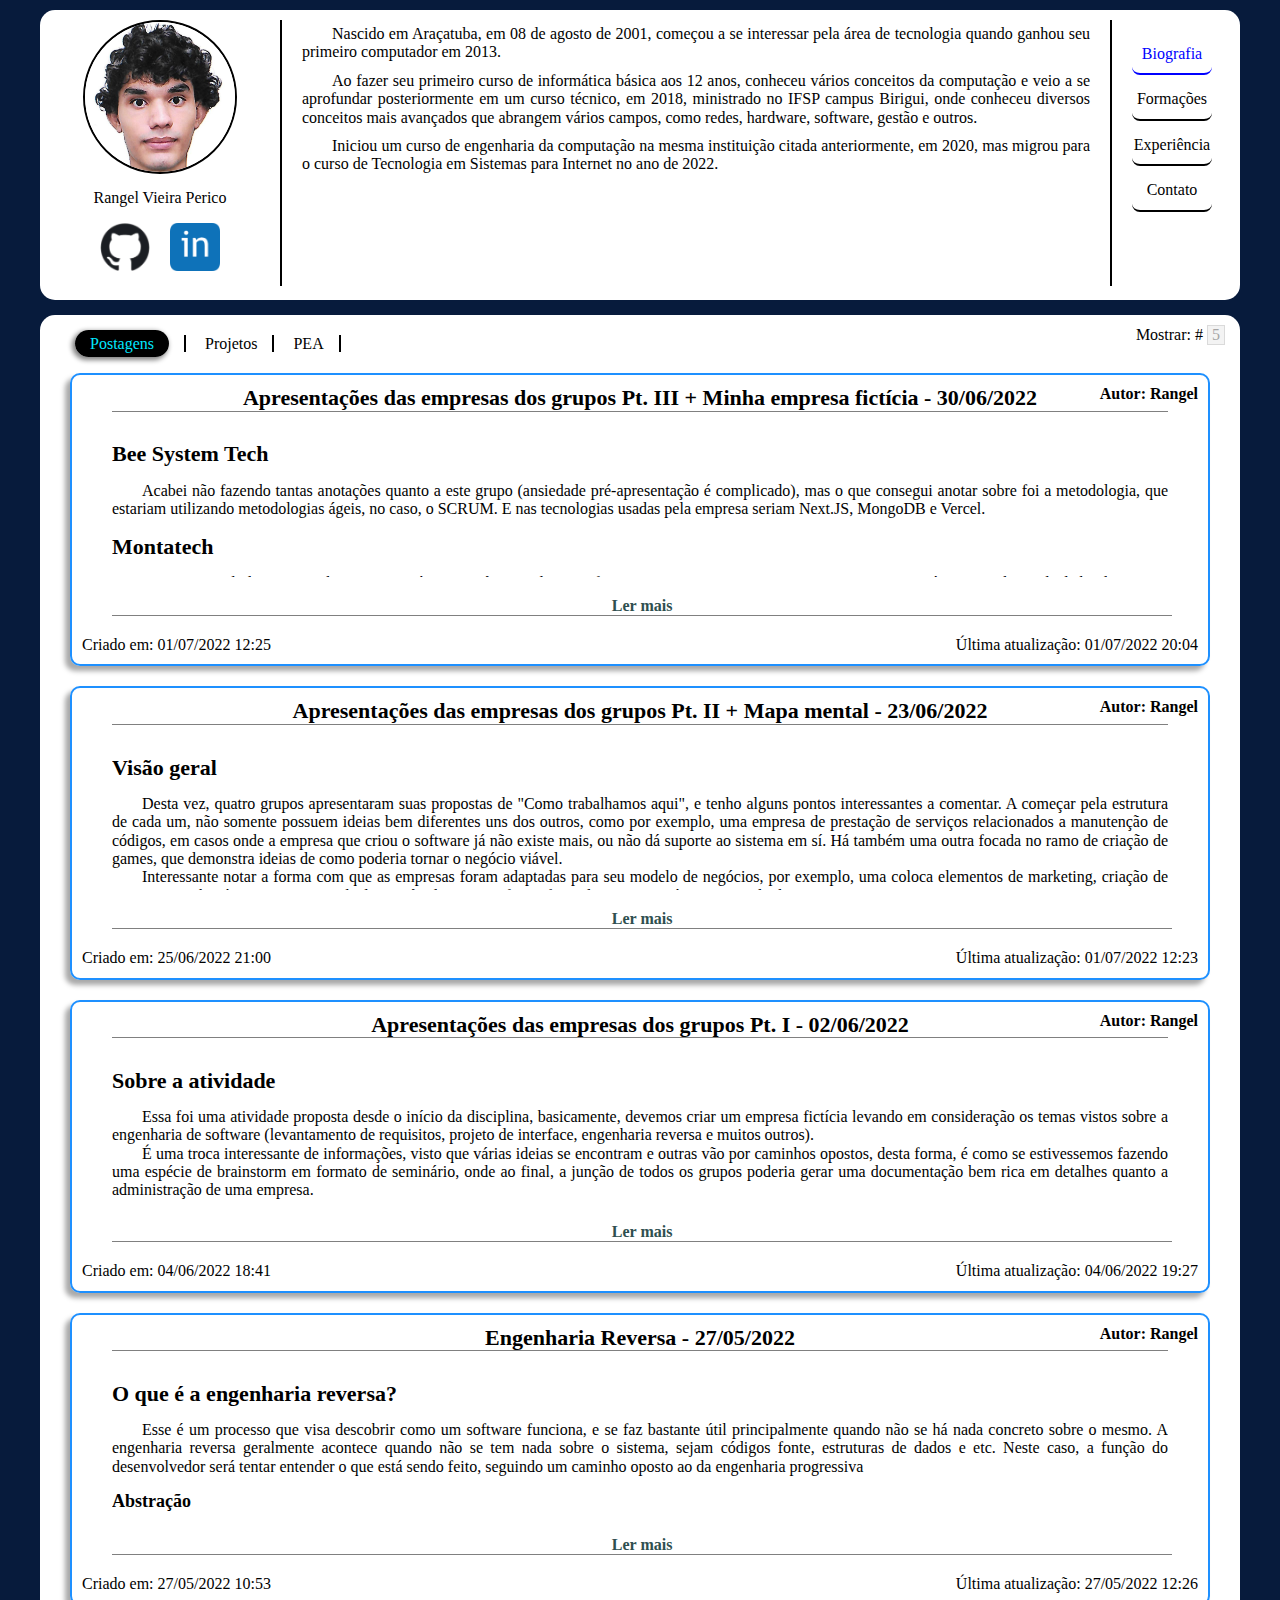
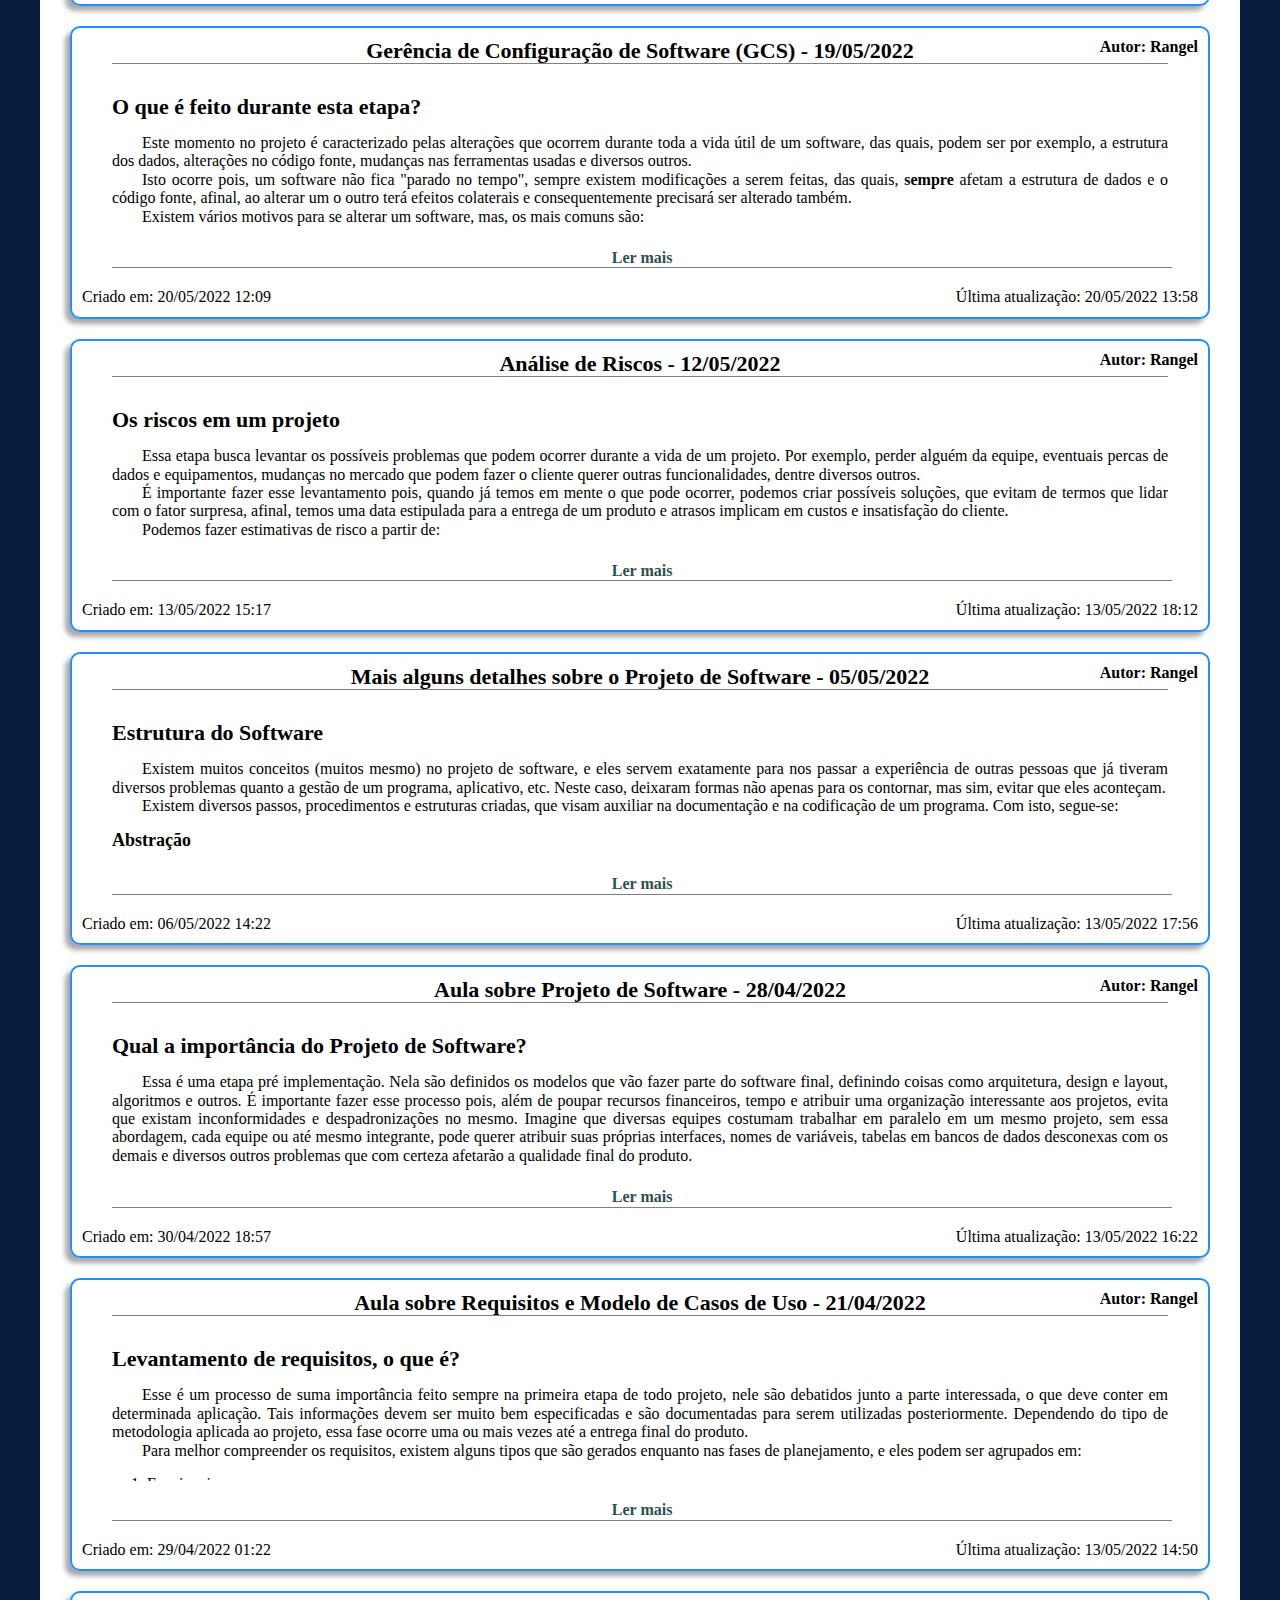
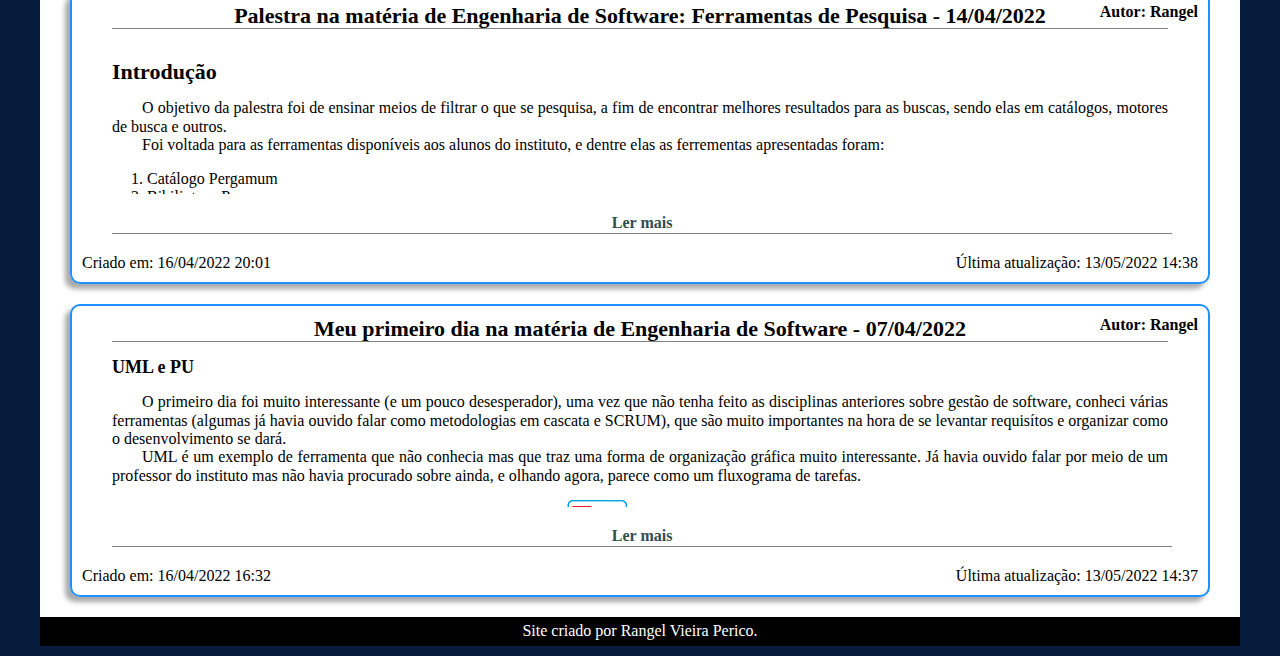
<file: index.html>
<!DOCTYPE html>

<html lang="pt-br">

    <head>

        <meta charset="UTF-8">
        <meta http-equiv="X-UA-Compatible" content="IE=edge">
        <meta name="viewport" content="width=device-width, initial-scale=1.0">
        <title>Portfólio - Rangel</title>

        <link rel="stylesheet" type="text/css" href="css/estilo.css">
        <link rel="stylesheet" type="text/css" href="css/normalize.css">
        <script src="jQuery/jquery.min.js"></script>
        <script src="js/script.js"></script>

        <!--[if lt IE 9]>
            <script src="https://cdnjs.cloudflare.com/ajax/libs/html5shiv/3.7.3/html5shiv.min.js"></script>
        <![endif]-->

    </head>

    <body>
        
        <div id="container">

            <header id="header_main">
                
                <div id="head_about_me">

                    <div>

                        <img src="img/perfil.png" class="centralize" id="perfil">
                        <p class="centralize">Rangel Vieira Perico</p>
                        
                        <div class="div_centralize">
                            <a href="https://github.com/Ranvie" target="_blank"><img src="img/github.png" class="centralize img_anim_bigger" alt="GitHub" title="Acessar meu GitHub"></a>
                            <a href="https://www.linkedin.com/in/Ranvie" target="_blank"><img src="img/linkedin.png" class="centralize img_anim_bigger" alt="LinkedIn" title="Acessar meu LinkedIn"></a>
                        </div>

                    </div>

                </div>

                <div id="head_content">
                    <!-- Load automatically upon page inicialization -->
                </div>

                <nav id="head_menu" class="div_centralize">

                    <ul>
                        <a onclick="update_page_and_menu_selection('#head_content', 'pages/biography.html', 'biography', 'head_menu_selected')"><li id="biography" class="head_menu_selected">Biografia</li></a>
                        <a onclick="update_page_and_menu_selection('#head_content','pages/formation.html', 'formation', 'head_menu_selected')"><li id="formation">Formações</li></a>
                        <a onclick="update_page_and_menu_selection('#head_content','pages/experience.html', 'experience', 'head_menu_selected')"><li id="experience">Experiência</li></a>
                        <a onclick="update_page_and_menu_selection('#head_content','pages/contact.html', 'contact', 'head_menu_selected')"><li id="contact">Contato</li></a>
                    </ul>

                </nav>

            </header>

            <main id="body_content">

                <header>
                
                    <div id="body_content_header_left">
                        <ul>
                            <li><a id="post" class="body_menu_selected" onclick="update_page_and_menu_selection('#body_content_container', 'pages/post.html', 'post', 'body_menu_selected', 'post_content', 'link_read_more')">Postagens</a></li>
                            <li><a id="project" onclick="update_page_and_menu_selection('#body_content_container', 'pages/project.html', 'project', 'body_menu_selected')">Projetos</a></li>
                            <li><a id="pea" onclick="update_page_and_menu_selection('#body_content_container', 'pages/pea.html', 'pea', 'body_menu_selected', 'post_content', 'link_read_more')">PEA</a></li>
                        </ul>
                    </div>

                    <div id="body_content_header_right">
                        <span>Mostrar: #</span>
                        <select name="content_to_show" disabled>
                            <option value="5">5</option>
                            <option value="10">10</option>
                            <option value="15">15</option>
                            <option value="20">20</option>
                        </select>
                    </div>

                </header> 

                <section id="body_content_container" class="clear">
                    <!-- Load automatically upon page inicialization -->
                </section>

                <footer id="body_content_footer">
                    <!--Página 1 2 3 4 5 6...-->
                </footer>

            </main>

            <footer id="footer">
                Site criado por Rangel Vieira Perico.
            </footer>

        </div>

    </body>

</html>
</file>
<file: css/estilo.css>
@keyframes head_img_anim{
    from {
        width: 50px;
    }

    to {
        width: 60px;
    }
 
}

@keyframes head_li_anim{
    from {
        color: black;
        border-color: black;
        width: 100%;
    }

    to {
        color: blue;
        border-color: blue;
        width: 120%;
    }

}

@keyframes head_li_selected_anim{
    from {
        width: 100%;
    }

    to {
        width: 120%;
    }

}

@keyframes body_content_menu_anim{
    from {
        color: black;
        background-color: white;
        box-shadow: none;
    }

    to {
        color: white;
        background-color: black;
        padding: 5px 15px 5px 15px;
        box-shadow: 0 0 30px 2px rgb(65, 65, 65);
    }

}

*{
    margin: 0;
    padding: 0;
}

body{
    background-color: #071b3c;
}

#footer{
    clear: both;
    background-color: black;
    color: white;
    text-align: center;
    padding: 5px 0 5px 0;
}

#container
{
    height: 100%;
    min-width: 900px;
    max-width: 1200px;
    margin: 10px auto;
}

#header_main{
    height: 270px;
    background-color: rgb(255, 255, 255);
    padding: 10px 0;
    border-radius: 15px;
}

#head_content{
    height: 266px;
    width: 69%;
    float: left;
    border-left: 2px solid black;
    border-right: 2px solid black;
}

#head_content p{
    padding: 5px 20px 5px 20px;
    text-align: justify;
}

#head_content .section_biography p{
    text-indent: 30px;
}

#head_content section.section_formation{
    width: 70%;
    padding-top: 10px;
    padding-bottom: 15px;
    margin-left: 30px;
    border-bottom: 2px solid lightblue;
}

#head_content section#section_last{
    width: 70%;
    padding-top: 10px;
    padding-bottom: 15px;
    margin-left: 30px;
    border: none;
}

#head_content .course_title{
    margin-left: 30px;
    color: rgb(87, 98, 255);
    font-weight: bold;
}

#head_content .institution{
    margin: 0;
    padding: 0;
    margin-left: 70px;
    margin-bottom: 5px;
    color: green;
    font-weight: bold;
}

#head_content .conclusion{
    color: gray;
    font-weight: 500;
    margin-left: 50px;
}

#head_about_me{
    height: 270px;
    width: 20%;
    float: left;

    -webkit-box-sizing: border-box;
    -moz-box-sizing: border-box;
    box-sizing: border-box;
}

#head_about_me img{
    width: 50px;
}

#head_about_me img.img_anim_bigger:hover{
    animation-name: head_img_anim;
    animation-duration: 0.5s;
    animation-direction: normal;
    animation-fill-mode: forwards;
}

#head_about_me img#perfil{
    display: block;
    margin-left: 50%;
    width: 150px;
    border: 2px solid rgb(0, 0, 0);
    border-radius: 50%;
    margin-bottom: 15px;

    -webkit-transform: translate(-50%, 0);
    -moz-transform: translate(-50%, 0);
    -ms-transform: translate(-50%, 0);
    -o-transform: translate(-50%, 0);
    transform: translate(-50%, 0);
}

#head_about_me p{
    margin-bottom: 15px;
}

#head_about_me a{
    text-decoration: none;
    margin-left: 10px;
    margin-right: 10px;
}

#head_menu{
    height: 266px;
    width: 10%;
    float: left;
}

#head_menu .head_menu_selected{
    color: blue;
    border-color: blue;
}

#head_menu .head_menu_selected:hover{
    animation-name: head_li_selected_anim;
    animation-duration: 0.5s;
}

#head_menu ul{
    list-style: none;
    margin-top: 15px;
    padding: 0;
}

#head_menu li{
    padding: 10px 2px 10px 2px;
    margin-bottom: 5px;
    text-align: center;
    border-bottom: 2px solid black;
    border-radius: 8px;
}

#head_menu li:hover{
    animation-name: head_li_anim;
    animation-duration: 0.4s;
    animation-fill-mode: forwards;
    cursor: pointer;
}

#head_menu a{
    text-decoration: none;
    color: black;
    margin: 0;
    padding: 0;
}

#body_content{
    margin-top: 15px;
    background: white;
    border-top-left-radius: 15px;
    border-top-right-radius: 15px;
}

#body_content header{
}

#body_content_header_left{
    padding: 20px;
    float: left;
}

#body_content_header_left ul{
    margin: 0;
    padding: 0;
    list-style-type: none;
}

#body_content_header_left li{
    display: inline;
    padding: 0px 15px 0px 15px;
    border-right: 2px solid black;
}

#body_content_header_left .body_menu_selected{
    color: #00e7ff;
    background-color: black;
    padding: 5px 15px 5px 15px;
    border-radius: 40px;
    box-shadow: -2px 2px 5px 1px gray;
}

#body_content_header_left a{
    color: black;
    text-decoration: none;
    margin: 0;
    padding: 0;
    cursor: pointer;
}

#body_content_header_left a:hover{
    border-radius: 40px;
    animation-name: body_content_menu_anim;
    animation-fill-mode: forwards;
    animation-duration: 0.5s;
}

#body_content_header_left #list_end{
    border: none;
}

#body_content_header_right{
    float: right;
    padding: 10px 15px;
}

#body_content_header_right select{
    appearance: none;
    margin: 0;
    text-align: center;
}

#body_content_header_right select:hover{

}

#body_content_container{
    width: 95%;
    margin: auto;
    margin-bottom: 20px;
    text-align: center;
}

#body_content_footer{
    text-align: right;
    clear: both;
}

#post_container_end{
    margin:0;
}

.centralize{
    display: flex;
    justify-content: center;
}

.div_centralize{
    display: flex;
    justify-content: center;
}

.clear{
    clear: both;
}

.post_container{
    margin-bottom: 20px;
    padding: 10px;
    width: 100%;
    border: 2px solid dodgerblue;
    border-radius: 10px;
    box-sizing: border-box;
    box-shadow: -5px 5px 5px darkgrey;
}

.post_header .post_title{
    width: 80%;
    position: relative;
    margin: auto;
    text-align: center;
    float: left;
    left: 10%;
}

.post_header .post_title h1{
    margin: 0;
    padding: 0;
    font-size: 22px;
}

.post_header .post_author{
    text-align: center;
    float: right;
}

.post_header .post_author h2{
    margin: 0;
    padding: 0;
    font-size: 16px;
}

.post_content{
    margin: 20px 30px 20px 30px;
    border-top: 1px solid gray;
    padding: 15px 0 0 0;
    clear: both;
    text-align: left;
}

.collapsed{
    height: 150px;
    overflow: hidden;
}

.expanded{
    height: fit-content;
    overflow: visible;
}

.post_content h1{
    font-size: 22px;
    margin-bottom: 15px;
}

.post_content h2{
    font-size: 18px;
    margin-bottom: 15px;
}

.post_content h3{
    font-size: 18px;
    margin-bottom: 15px;
}

.post_content p{
    text-indent: 30px;
    text-align: justify;
}

.post_content .break_top{
    margin-top: 15px;
}

.post_content .break_bottom{
    margin-bottom: 15px;
}

.post_content ol{
    margin: 15px;
}

.post_content li{
    margin-left: 20px;
}

.post_content .post_img_default_center{
    width: 150px;
    margin-top: 15px;
    margin-bottom: 15px;
    display: block;
    margin-left: auto;
    margin-right: auto;
}

.post_content .post_img_default2x_center{
    width: 300px;
    margin-top: 15px;
    margin-bottom: 15px;
    display: block;
    margin-left: auto;
    margin-right: auto;
}

.post_content .post_img_default_left{
    width: 100px;
    margin-top: 15px;
}

.post_content legend{
    display: block;
    text-align: center;
    margin-bottom: 15px;
}

.link_default{
    text-decoration: none;
    color: darkslategray;
    font-weight: bold;
    cursor: pointer;
}

.link_default:hover{
    color: blue;
}

.post_content_bottom{
    border-bottom: 1px solid gray;
    display: block;
    text-align: center;
    margin: 0 30px 20px 30px;
    width: 95%;
}

.post_content img.img_centralize{
    display: block;
    width: 100px;
    border: 1px solid black;
    margin: auto;
    margin-top: 10px;
    margin-bottom: 10px;
}

.post_footer .post_footer_left{
    float: left;
}

.post_footer .post_footer_right{
    float: right;
}

.project_container{
    margin-bottom: 20px;
    margin-left: 2%;
    margin-right: 2%;
    padding: 10px;
    width: 40%;
    min-width: 460px;
    border: 2px solid blueviolet;
    border-radius: 10px;
    box-sizing: border-box;
    box-shadow: -5px 5px 5px darkgrey;
    display: inline-block;
}

.project_header{
    font-weight: bold;
    text-align: left;
}

.project_content{
    width: 80%;
    margin: auto;
    text-align: center;
    margin-top: 35px;
    margin-bottom: 35px;
}

.project_description{
    margin-bottom: 20px;
}

.project_content_roadmap{
    margin-bottom: 20px;
}

.project_content_roadmap a{
    text-decoration: none;
    color: rgb(255, 255, 255);
    padding: 2px;
    background-color: rgb(0, 217, 255);
    border-radius: 25%;
}

.project_content_roadmap a:hover{
    color: rgb(0, 0, 0);
}

.project_footer{

}

.project_footer_left{
    width: 40%;
    float: left;
}

.project_footer_right{
    width: 40%;
    float: right;
}

.text_color_red{
    color: red;
}

.pea_container{
    margin-bottom: 20px;
    padding: 10px;
    width: 100%;
    border: 2px solid forestgreen;
    border-radius: 10px;
    box-sizing: border-box;
    box-shadow: -5px 5px 5px darkgrey;
}
</file>
